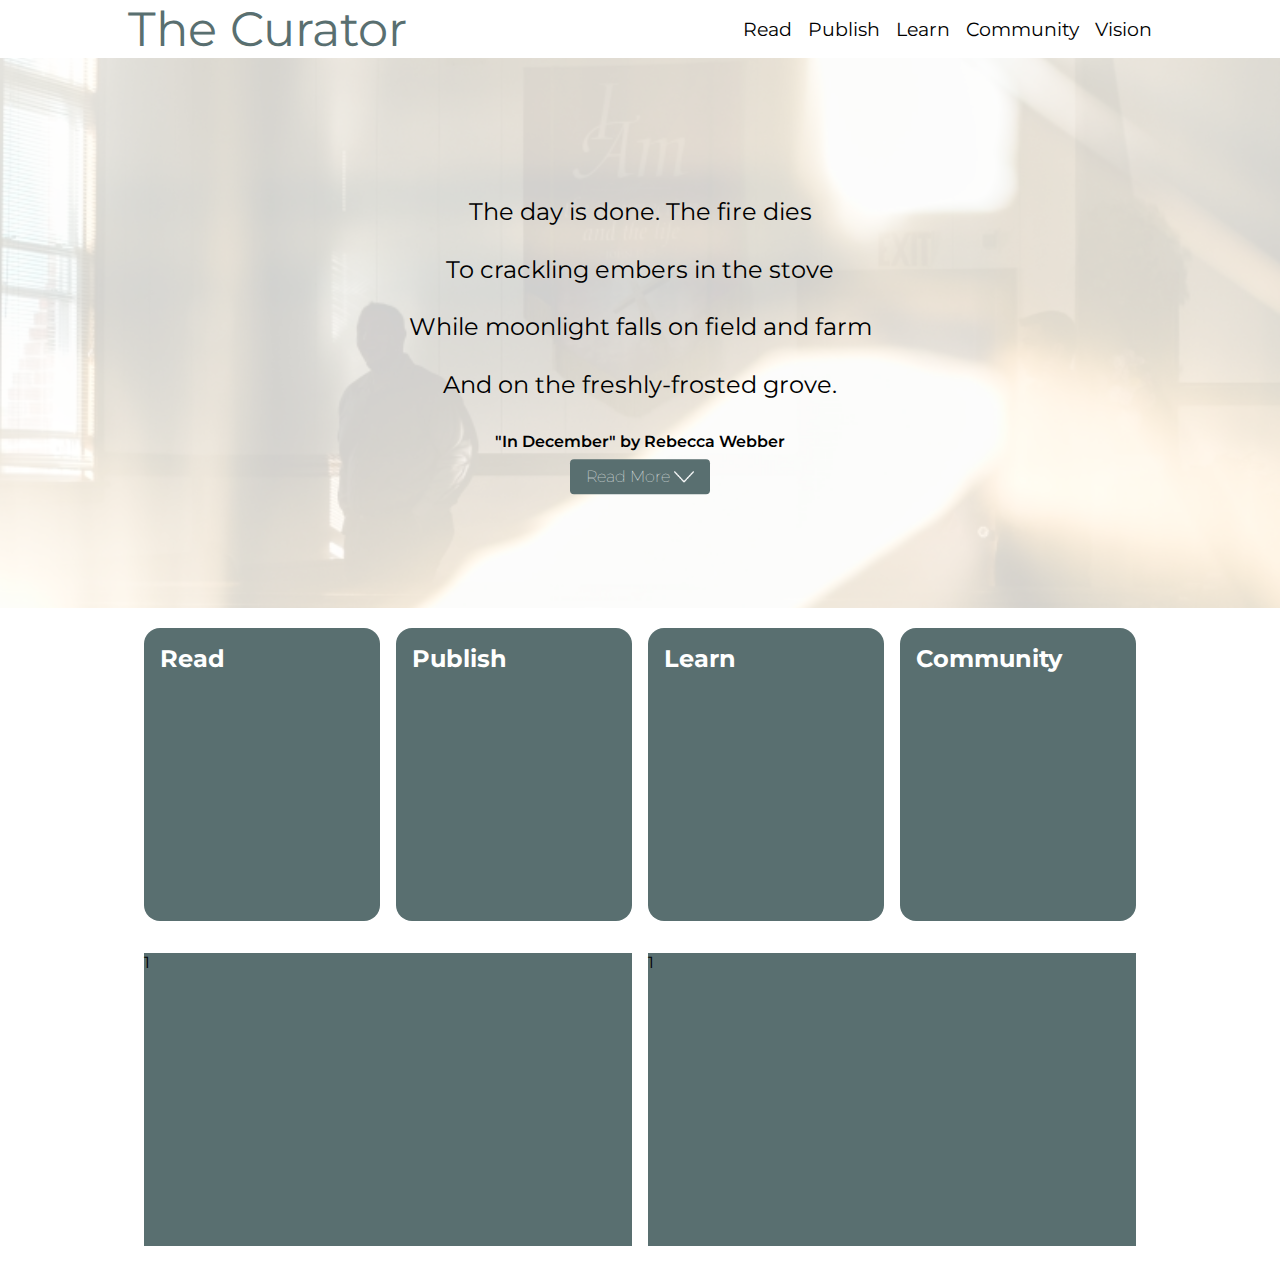
<file: index.html>
<!DOCTYPE html>
<html>
  <head>
    <link rel="preconnect" href="https://fonts.googleapis.com" />
    <link rel="preconnect" href="https://fonts.gstatic.com" crossorigin />
    <link
      href="https://fonts.googleapis.com/css2?family=Montserrat:ital,wght@0,100;0,200;0,300;0,400;0,500;0,600;0,700;0,800;0,900;1,100;1,200;1,300;1,400;1,500;1,600;1,700;1,800;1,900&display=swap"
      rel="stylesheet"
    />
    <link rel="stylesheet" type="text/css" href="styles.css" />
    <meta charset="UTF-8" />
    <meta name="viewport" content="width=device-width" />
    <title>The Curator Rebuild</title>
  </head>
  <body>
    <header>
      <a href="/index.html" class="site_title">The Curator</a>
      <nav>
        <ul class="menu_items">
          <li class="menu_item">
            <a href="/read.html">Read</a>
          </li>
          <li class="menu_item">
            <a href="/read.html">Publish</a>
          </li>
          <li class="menu_item">
            <a href="/read.html">Learn</a>
          </li>
          <li class="menu_item">
            <a href="/read.html">Community</a>
          </li>
          <li class="menu_item">
            <a href="/read.html">Vision</a>
          </li>
        </ul>
      </nav>
    </header>
    <div class="feature">
      <img src="./images/inDecember.jpg" alt="background" />
      <div class="feature__content">
        <p class="poem">
          The day is done. The fire dies<br />
          To crackling embers in the stove<br />
          While moonlight falls on field and farm<br />
          And on the freshly-frosted grove.
        </p>
        <br />
        <p class="about__content">"In December" by Rebecca Webber</p>
        <a href="https://www.thecurator.org">
          Read More
          <img src="./images/readmore.png" alt="readmore" width="20" />
        </a>
      </div>
    </div>
    <section class = "links">
      <div class="cards">
        <a class="card">
          <h2 class="card__title">
            Read
          </h2>
        </a>
        <a class="card">
          <h2 class="card__title">
            Publish
          </h2>
        </a>
        <a class="card">
          <h2 class="card__title">
            Learn
          </h2>
        </a>
        <a class="card">
          <h2 class="card__title">
            Community
          </h2>
        </a>
      </div>
      <div class="big-cards">
        <div class="big-card">1</div>
        <div class="big-card">1</div>
      </div>
    </section>
  </body>
  </html>
</file>
<file: styles.css>
:root {
    --primary-green: #596f70;
    --primary-tan: #fbefe2;
}

html {
    box-sizing: border-box;
    font-size: 16px;
  }
  
  *, *:before, *:after {
    box-sizing: inherit;
  }
  
  body, h1, h2, h3, h4, h5, h6, p, ol, ul {
    font-family: 'Montserrat', sans-serif;
    margin: 0;
    padding: 0;
    font-weight: normal;
  }
  
  ol, ul {
    list-style: none;
  }
  
  img {
    max-width: 100%;
    height: auto;
  }

header {
    padding-left: 8rem;
    padding-right: 8rem;
    display: flex;
    align-items: center;
    justify-content: space-between;
}

nav > ul > li > a {
    font-size: 1.2em;
    color: black;
    text-decoration: none;
}

.menu_items {
    display: flex;
    gap: 1rem;
}

.site_title {
    text-decoration: none;
    font-size: 3em;
    color: var(--primary-green);
}

.feature > img {
    width: 100%;
    height: 550px;
    object-fit: cover;
    opacity: .2;
}

.feature {
    position: relative;
    text-align: center;
    justify-content: center;
}

.feature__content {
    position: absolute;
    width: 100%;
    top: 50%;
    left: 50%;
    transform: translate(-50%, -50%);
}

.poem {
    font-size: 1.5em;
    font-weight: 400;
    line-height: 2.4em;
    margin-bottom: 0;
}

@media screen and (max-width: 750px) {
    .poem {
        font-size: 1.3em;
        font-weight: 400;
        line-height: 2.4em;
        margin-bottom: 0;
    }
}

.about__content {
    font-weight: 600;
    margin-top: 0;
    padding-bottom: 16px;
}

@media screen and (max-width: 750px) {
    .about__content {
        font-size: .7em;
        font-weight: 600;
        margin-top: 0;
        padding-bottom: 16px;
    }
}

.feature__content > a {
    font-weight: lighter;
    border: 0;
    margin-bottom: 25px;
    background-color: var(--primary-green);
    color: white;
    padding: .5rem 1rem;
    border-radius: .25rem;
    gap: .85em;
    text-decoration: none;
    text-align: center;

    width: 10rem;
    justify-content: center;
    align-items: center;
    gap: 1em;
}

.links {
    padding-left: 8rem;
    padding-right: 8rem;
}

.cards {
    padding: 1rem;
    display: grid;
    grid-template-columns: repeat(4, 1fr);
    gap: 1rem;

    height: 325PX;
}

.card {
    background-color: var(--primary-green);
    cursor: pointer;
    color: white;
    border-radius: 1rem;
}

.card__title {
    font-weight: bold;
    padding: 1rem;
}

.card:hover {
    color: var(--primary-green);
    background-color: var(--primary-tan);
}

.big-cards {
    padding: 1rem;
    display: grid;
    grid-template-columns: repeat(auto-fit, minmax(420px, 1fr));
    gap: 1rem;

    height: 325px;
}

.big-card {
    background-color: var(--primary-green);
}
</file>
